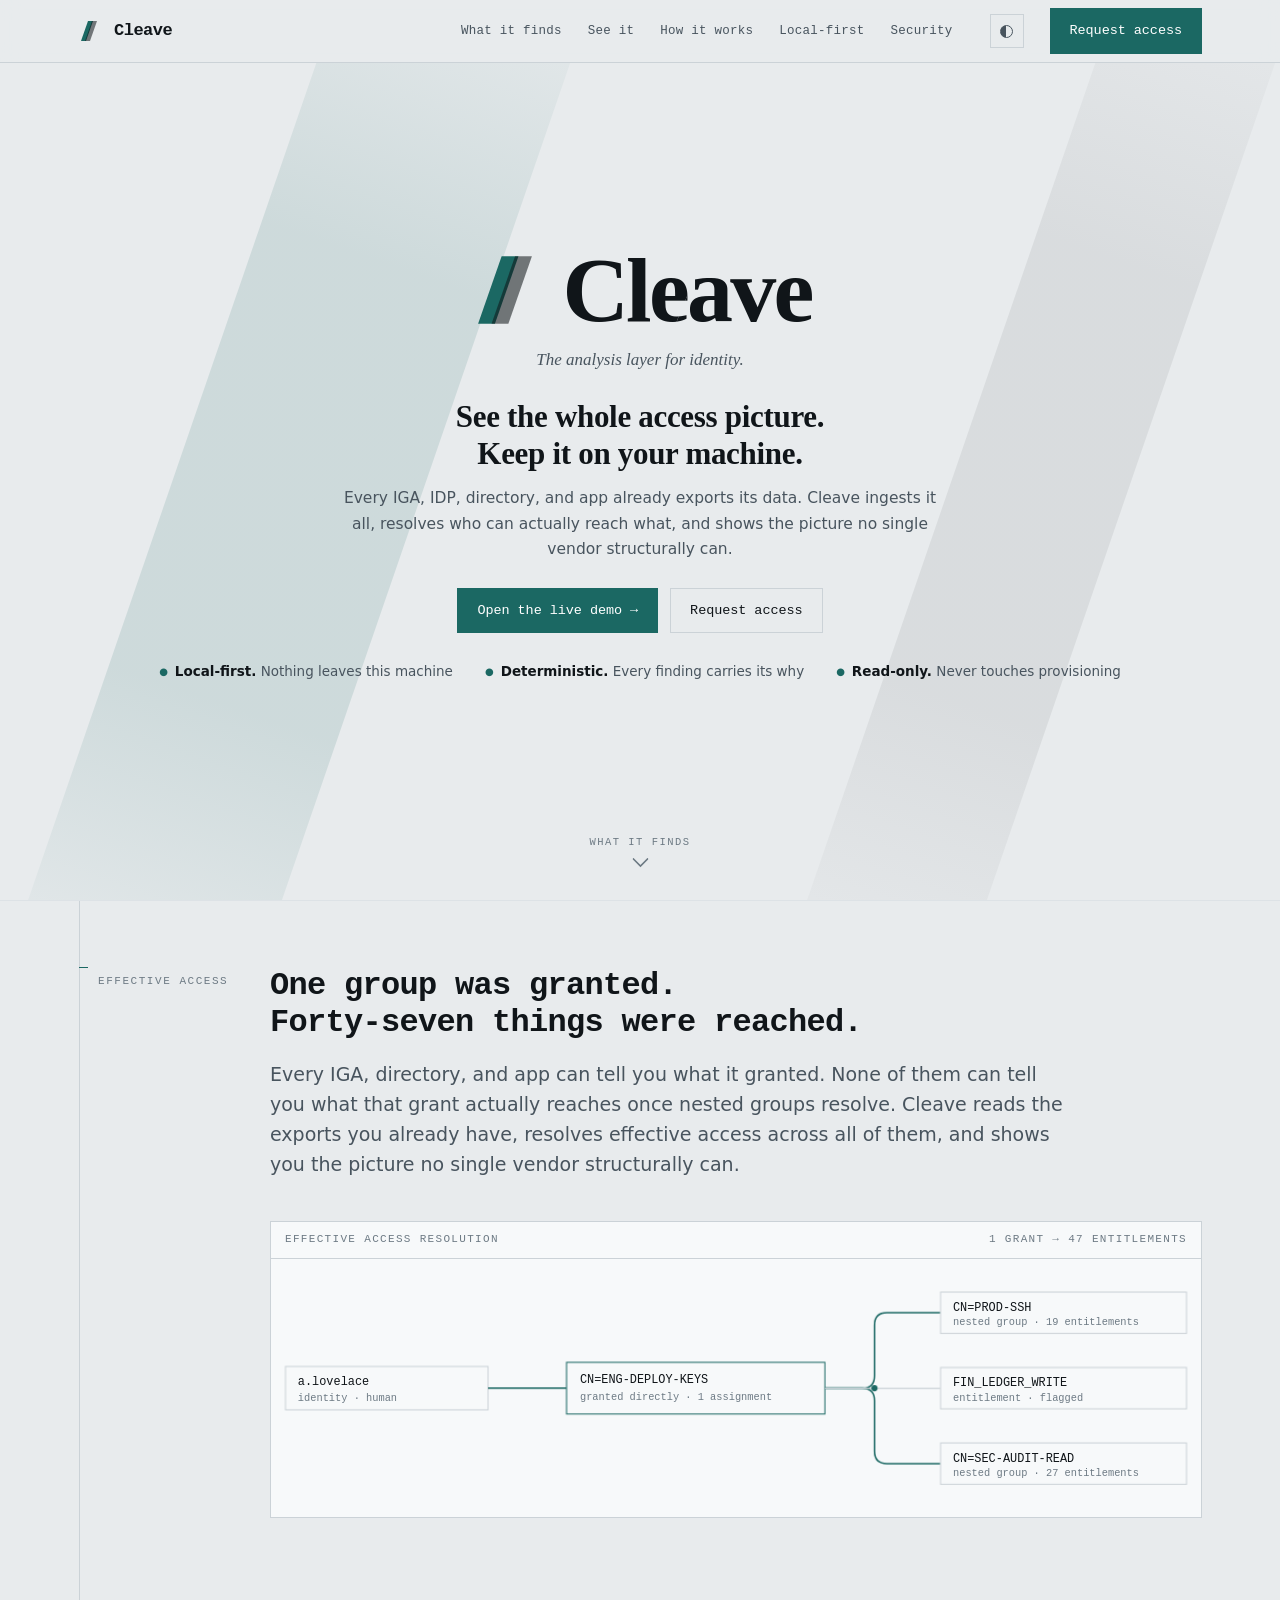
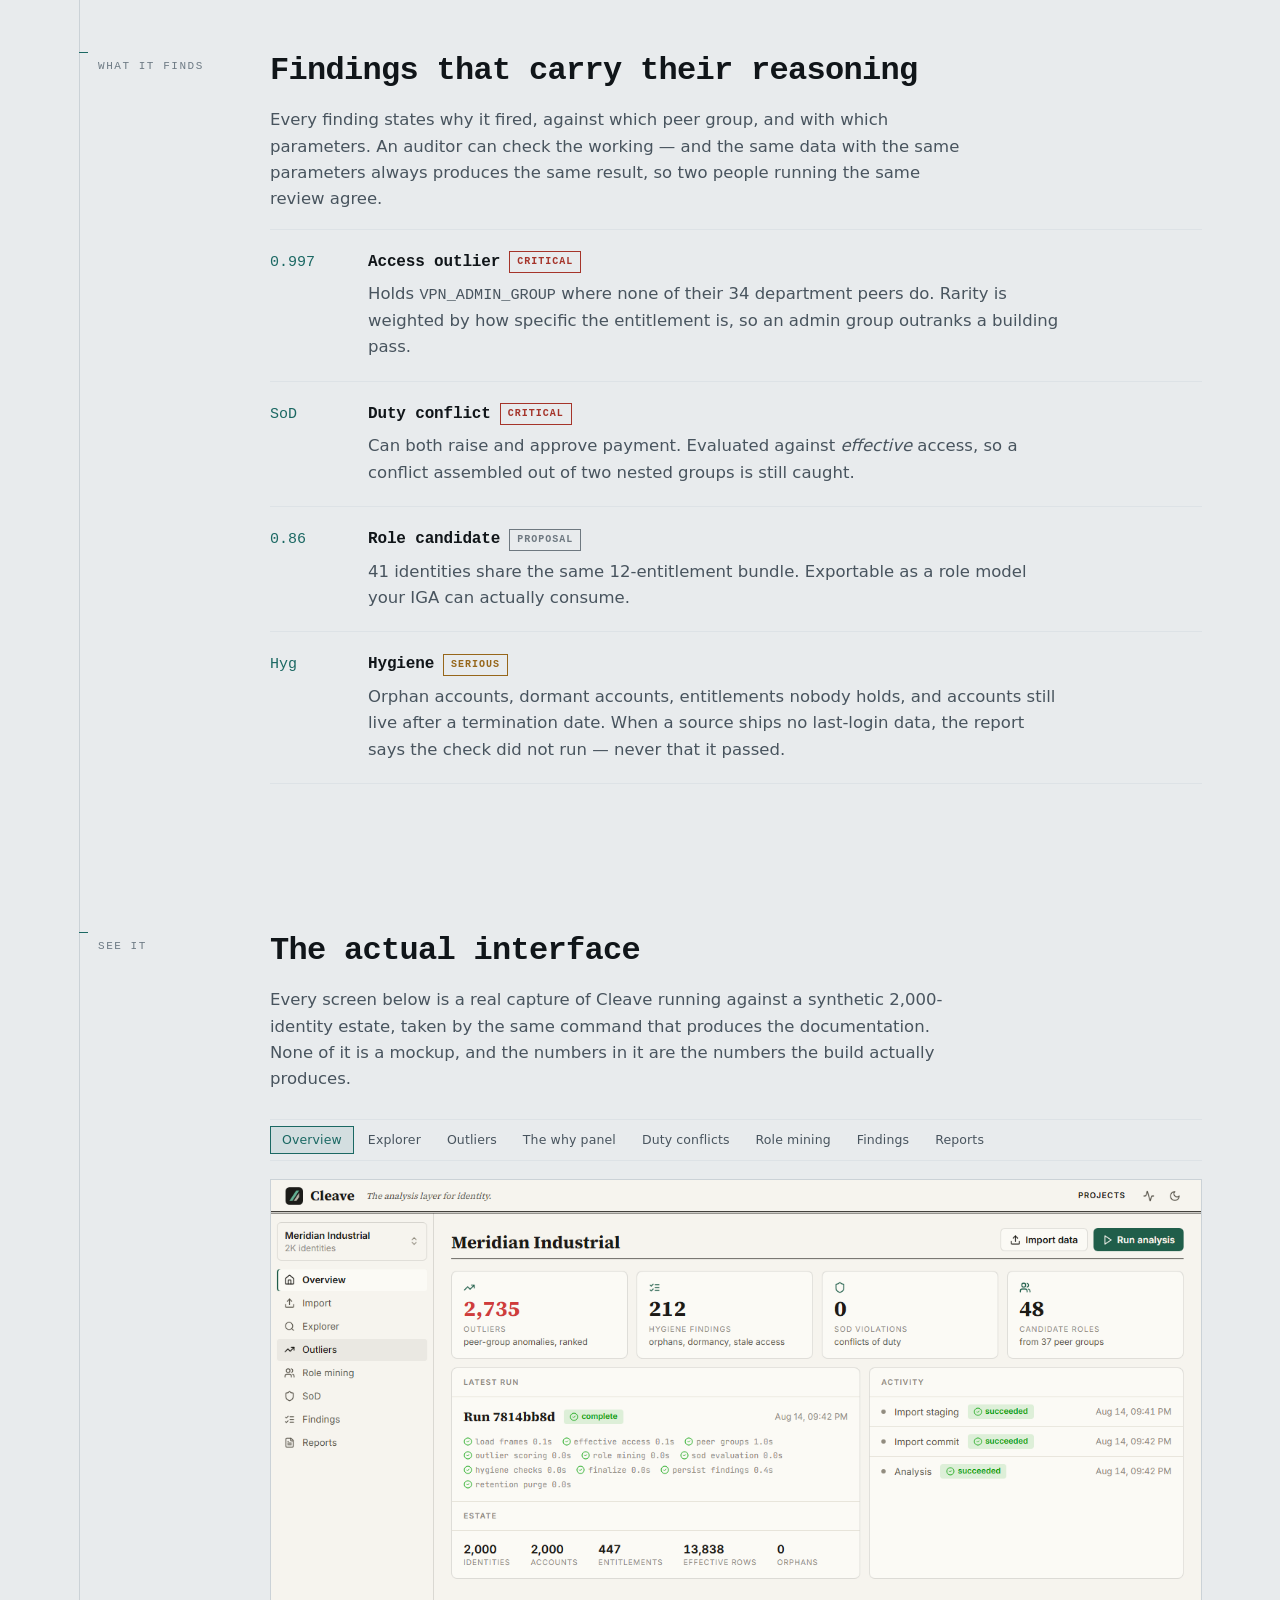
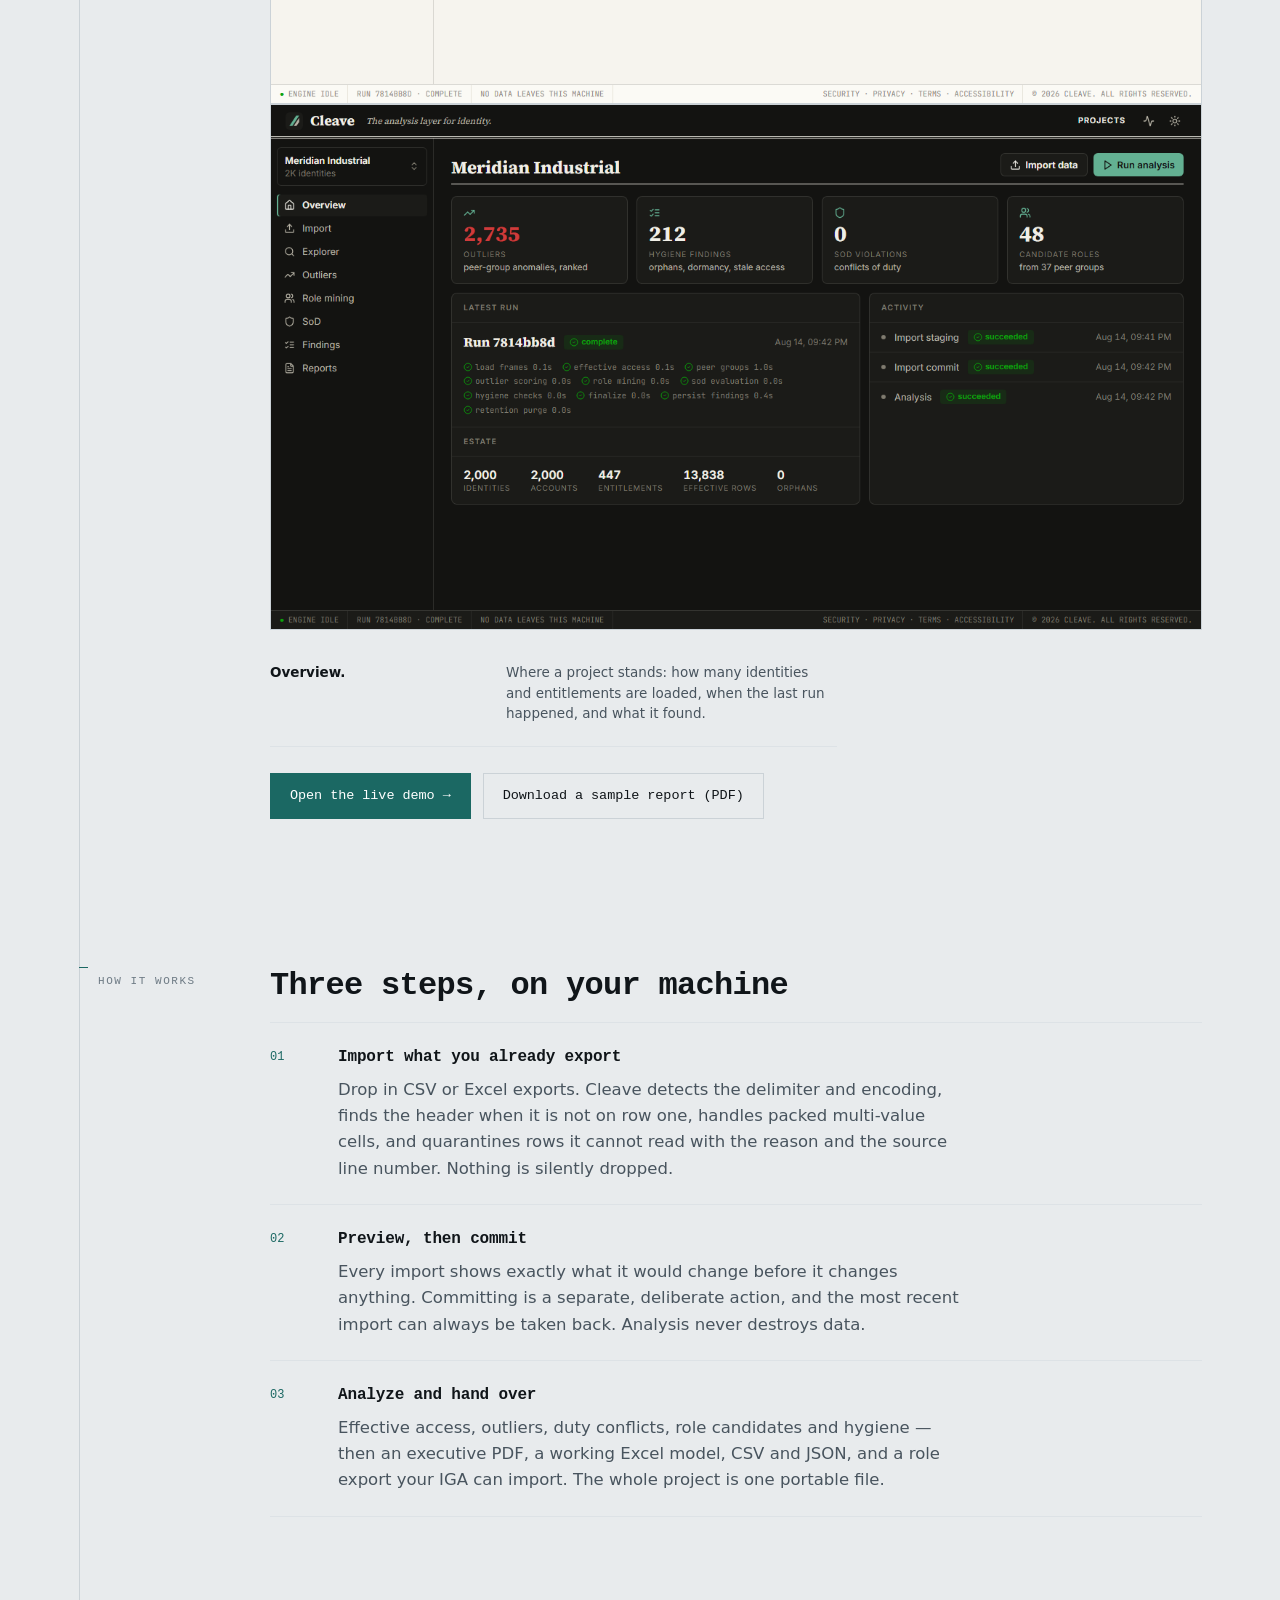
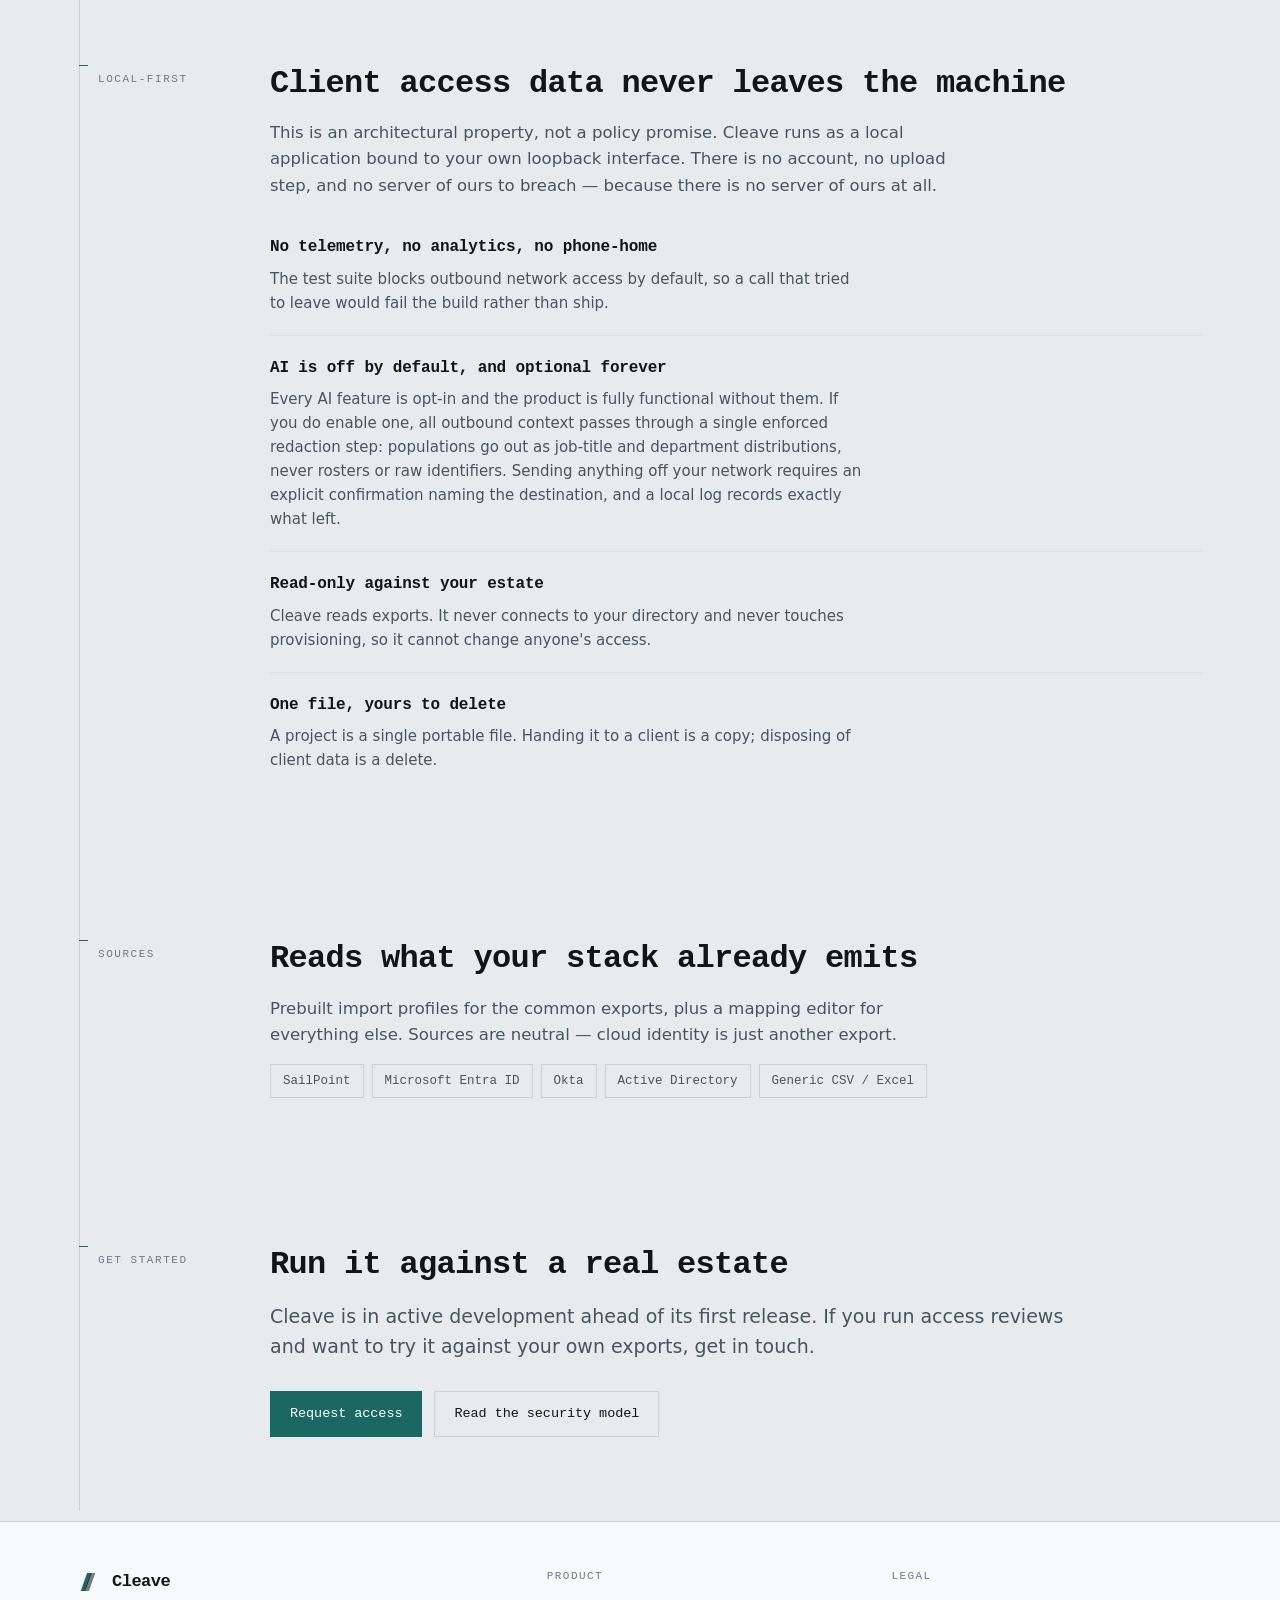
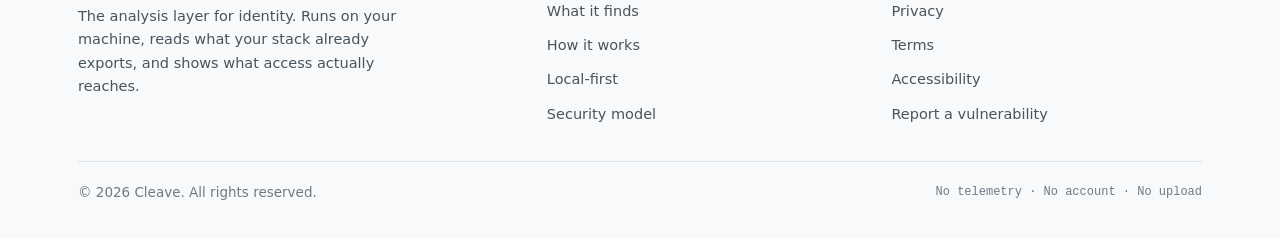
<file: site/index.html>
<!DOCTYPE html>
<html lang="en">
<head>
<meta charset="utf-8" />
<meta name="viewport" content="width=device-width, initial-scale=1" />
<title>Cleave — The analysis layer for identity</title>
<meta name="description" content="Cleave resolves effective access across the exports your IGA, directory and apps already produce — outliers, duty conflicts, role candidates and hygiene — entirely on your own machine." />
<meta name="theme-color" content="#0e1317" media="(prefers-color-scheme: dark)" />
<meta name="theme-color" content="#e8ebed" media="(prefers-color-scheme: light)" />
<meta name="color-scheme" content="light dark" />

<link rel="canonical" href="https://cleavehq.com/" />
<meta property="og:type" content="website" />
<meta property="og:url" content="https://cleavehq.com/" />
<meta property="og:title" content="Cleave — The analysis layer for identity" />
<meta property="og:description" content="See the whole access picture. Keep it on your machine. Cleave resolves what a grant actually reaches once nested groups resolve, across every export your stack already produces." />
<meta property="og:image" content="https://cleavehq.com/og.png" />
<meta property="og:image:width" content="1200" />
<meta property="og:image:height" content="630" />
<meta property="og:image:alt" content="Cleave. The analysis layer for identity. See the whole access picture. Keep it on your machine." />
<meta name="twitter:card" content="summary_large_image" />
<meta name="twitter:image" content="https://cleavehq.com/og.png" />

<link rel="icon" href="data:image/svg+xml,%3Csvg xmlns='http://www.w3.org/2000/svg' viewBox='0 0 22 22'%3E%3Cpath fill='%231b6863' d='M10 1 L3 21 L8 21 L15 1 Z'/%3E%3Cpath fill='%23101519' opacity='.55' d='M14 1 L19 1 L12 21 L7 21 Z'/%3E%3C/svg%3E" />

<style>
  /* minimal reset — the artifact host provides one; a standalone page must not assume it */
  *, *::before, *::after { box-sizing: border-box; }
  html { -webkit-text-size-adjust: 100%; }
  body { margin: 0; }
  img, svg { display: block; max-width: 100%; }
  button, input, select, textarea { font: inherit; color: inherit; }
  h1, h2, h3, p, figure, ul { margin: 0; }
  ul { padding: 0; }
</style>
</head>
<body>
<style>
  /* ============================================================
     FAULT — design tokens
     Neutrals carry a blue-green bias toward the verdigris accent.
     Severity hues (critical/serious) are semantic and deliberately
     kept out of the accent family so they never read as branding.
     ============================================================ */
  :root {
    --ink:        #101519;
    --ink-2:      #48545e;
    --ink-3:      #6d7a84;
    --ground:     #e8ebed;
    --surface:    #f7f9fa;
    --rule:       #cbd2d7;
    --rule-soft:  #dde2e6;
    --accent:     #1b6863;
    --accent-ink: #ffffff;
    --accent-dim: #1b686319;
    --crit:       #a5342a;
    --warn:       #96661a;
    --calm:       #6e7880;

    --mono: ui-monospace, "SF Mono", SFMono-Regular, "JetBrains Mono",
            "Cascadia Mono", Menlo, Consolas, "Liberation Mono", monospace;
    --sans: "Segoe UI", system-ui, -apple-system, "Helvetica Neue", Arial,
            sans-serif;
    --serif: Georgia, "Iowan Old Style", "Times New Roman", serif;

    --gutter: 190px;
    --measure: 66ch;
    --page: 1180px;
    /* masthead height, so the landing can fill exactly one viewport under it */
    --header-h: 62px;
  }

  @media (prefers-color-scheme: dark) {
    :root {
      --ink:        #e6eaed;
      --ink-2:      #9aa7b1;
      --ink-3:      #74828c;
      --ground:     #0e1317;
      --surface:    #161d23;
      --rule:       #29333b;
      --rule-soft:  #1e262c;
      --accent:     #46a79e;
      --accent-ink: #08100f;
      --accent-dim: #46a79e1f;
      --crit:       #e0685a;
      --warn:       #d9a040;
      --calm:       #8b96a0;
    }
  }

  /* The viewer's toggle must win over the OS preference in both
     directions, so both themes are restated at equal specificity. */
  :root[data-theme="light"] {
    --ink:        #101519;
    --ink-2:      #48545e;
    --ink-3:      #6d7a84;
    --ground:     #e8ebed;
    --surface:    #f7f9fa;
    --rule:       #cbd2d7;
    --rule-soft:  #dde2e6;
    --accent:     #1b6863;
    --accent-ink: #ffffff;
    --accent-dim: #1b686319;
    --crit:       #a5342a;
    --warn:       #96661a;
    --calm:       #6e7880;
  }

  :root[data-theme="dark"] {
    --ink:        #e6eaed;
    --ink-2:      #9aa7b1;
    --ink-3:      #74828c;
    --ground:     #0e1317;
    --surface:    #161d23;
    --rule:       #29333b;
    --rule-soft:  #1e262c;
    --accent:     #46a79e;
    --accent-ink: #08100f;
    --accent-dim: #46a79e1f;
    --crit:       #e0685a;
    --warn:       #d9a040;
    --calm:       #8b96a0;
  }

  /* ---------- base ---------- */
  .cl-root {
    background: var(--ground);
    color: var(--ink);
    font-family: var(--sans);
    font-size: 16.5px;
    line-height: 1.6;
    -webkit-font-smoothing: antialiased;
    overflow-x: hidden;
  }
  .cl-root *:focus-visible {
    outline: 2px solid var(--accent);
    outline-offset: 3px;
    border-radius: 1px;
  }
  .cl-skip {
    position: absolute;
    left: -9999px;
    top: 0;
    background: var(--accent);
    color: var(--accent-ink);
    padding: 10px 16px;
    z-index: 100;
    font-family: var(--mono);
    font-size: 13px;
  }
  .cl-skip:focus { left: 8px; top: 8px; }

  .cl-wrap {
    max-width: var(--page);
    margin: 0 auto;
    padding: 0 28px;
  }

  /* ---------- the fault line ----------
     One hairline gutter runs the length of the page. Section labels
     hang in it; content sits to its right. This is the page's only
     structural device — no cards, no boxes. */
  .cl-fault {
    display: grid;
    grid-template-columns: var(--gutter) minmax(0, 1fr);
    border-left: 1px solid var(--rule);
    margin-left: 1px;
  }
  .cl-label {
    grid-column: 1;
    font-family: var(--mono);
    font-size: 11px;
    letter-spacing: 0.14em;
    text-transform: uppercase;
    color: var(--ink-3);
    padding: 6px 0 0 18px;
    position: relative;
  }
  .cl-label::before {
    content: "";
    position: absolute;
    left: -1px;
    top: 0;
    width: 9px;
    height: 1px;
    background: var(--accent);
  }
  .cl-body { grid-column: 2; min-width: 0; }

  @media (max-width: 860px) {
    .cl-fault { grid-template-columns: 1fr; }
    .cl-label { grid-column: 1; padding: 0 0 12px 18px; }
    .cl-body  { grid-column: 1; padding-left: 18px; }
  }

  .cl-section { padding: 74px 0; border-bottom: 1px solid var(--rule-soft); }
  .cl-section:last-of-type { border-bottom: 0; }

  /* ---------- type ---------- */
  .cl-h1 {
    font-family: var(--mono);
    font-size: clamp(34px, 5.4vw, 62px);
    line-height: 1.04;
    letter-spacing: -0.035em;
    font-weight: 600;
    margin: 0 0 22px;
    text-wrap: balance;
  }
  .cl-h2 {
    font-family: var(--mono);
    font-size: clamp(23px, 2.9vw, 32px);
    line-height: 1.16;
    letter-spacing: -0.022em;
    font-weight: 600;
    margin: 0 0 18px;
    text-wrap: balance;
  }
  .cl-h3 {
    font-family: var(--mono);
    font-size: 16px;
    letter-spacing: -0.01em;
    font-weight: 600;
    margin: 0 0 6px;
  }
  .cl-lede {
    font-size: 19px;
    line-height: 1.58;
    color: var(--ink-2);
    max-width: var(--measure);
    margin: 0 0 30px;
  }
  .cl-p {
    max-width: var(--measure);
    margin: 0 0 16px;
    color: var(--ink-2);
  }
  .cl-p strong { color: var(--ink); font-weight: 600; }
  .cl-mono { font-family: var(--mono); font-size: 0.92em; }
  .cl-accent { color: var(--accent); }

  /* ---------- header ---------- */
  .cl-header {
    position: sticky;
    top: 0;
    z-index: 40;
    background: color-mix(in oklab, var(--ground) 88%, transparent);
    backdrop-filter: blur(10px);
    border-bottom: 1px solid var(--rule);
  }
  .cl-headerin {
    display: flex;
    align-items: center;
    gap: 26px;
    height: 62px;
  }
  .cl-brand {
    display: flex;
    align-items: center;
    gap: 14px;
    font-family: var(--mono);
    font-size: 17px;
    font-weight: 600;
    letter-spacing: -0.03em;
    color: var(--ink);
    text-decoration: none;
    margin-right: auto;
  }
  .cl-nav { display: flex; align-items: center; gap: 4px; }
  .cl-navlink {
    font-family: var(--mono);
    font-size: 12.5px;
    letter-spacing: 0.02em;
    color: var(--ink-2);
    text-decoration: none;
    padding: 7px 11px;
  }
  .cl-navlink:hover { color: var(--ink); background: var(--accent-dim); }

  /* Below the breakpoint the primary nav moves to its own scrollable row
     rather than disappearing — hiding it outright leaves those sections
     reachable only by scrolling to the footer. */
  .cl-navrow { display: none; }
  @media (max-width: 760px) {
    /* the section-nav row appears below the masthead at this width */
    :root { --header-h: 97px; }
    .cl-nav { display: none; }
    .cl-navrow {
      display: flex;
      gap: 2px;
      overflow-x: auto;
      border-top: 1px solid var(--rule-soft);
      padding: 4px 0;
      scrollbar-width: none;
    }
    .cl-navrow::-webkit-scrollbar { display: none; }
    .cl-navrow .cl-navlink { white-space: nowrap; }
  }

  /* ---------- the mark ----------
     Two forms sharing an edge: split apart, still joined. */
  .cl-mark { flex: none; display: block; }
  .cl-mark .a { fill: var(--accent); }
  .cl-mark .b { fill: var(--ink); opacity: 0.55; }

  /* ---------- buttons ---------- */
  .cl-btnrow { display: flex; flex-wrap: wrap; gap: 12px; align-items: center; }
  .cl-btn {
    display: inline-flex;
    align-items: center;
    gap: 8px;
    font-family: var(--mono);
    font-size: 13.5px;
    letter-spacing: -0.005em;
    padding: 11px 19px;
    text-decoration: none;
    border: 1px solid var(--accent);
    background: var(--accent);
    color: var(--accent-ink);
    cursor: pointer;
  }
  .cl-btn:hover { filter: brightness(1.08); }
  .cl-btn-ghost {
    background: transparent;
    color: var(--ink);
    border-color: var(--rule);
  }
  .cl-btn-ghost:hover { border-color: var(--accent); color: var(--accent); filter: none; }

  /* ---------- landing ----------
     Ported from the app's landing portal (design round L8, "monolith"):
     centred identity over the mark's own cleft geometry at architectural
     scale. The site and the app now open on the same face. */
  .cl-landing {
    position: relative;
    overflow: hidden;
    /* exactly one viewport under the masthead. svh, not vh, so mobile browser
       chrome does not push the scroll cue off screen. */
    min-height: calc(100svh - var(--header-h));
    display: flex;
    flex-direction: column;
    justify-content: center;
    padding: 56px 0 92px;
    border-bottom: 1px solid var(--rule-soft);
  }
  .cl-landing-in {
    position: relative;
    max-width: var(--page);
    margin: 0 auto;
    padding: 0 28px;
    display: flex;
    flex-direction: column;
    align-items: center;
    text-align: center;
  }
  /* scroll cue: the "there is more below" affordance */
  .cl-cue {
    position: absolute;
    left: 50%;
    bottom: 26px;
    transform: translateX(-50%);
    display: inline-flex;
    flex-direction: column;
    align-items: center;
    gap: 7px;
    font-family: var(--mono);
    font-size: 10.5px;
    letter-spacing: 0.14em;
    text-transform: uppercase;
    color: var(--ink-3);
    text-decoration: none;
    padding: 6px 10px;
  }
  .cl-cue:hover { color: var(--ink-2); }
  .cl-cue svg { animation: cl-cue-bob 2.4s ease-in-out infinite; }
  @keyframes cl-cue-bob {
    0%, 100% { transform: translateY(0); opacity: 0.75; }
    50%      { transform: translateY(4px); opacity: 1; }
  }
  .cl-cleft { position: absolute; inset: 0; overflow: hidden; pointer-events: none; }
  .cl-cleft span { position: absolute; top: -20%; height: 140%; transform: rotate(19deg); }
  .cl-cleft-a {
    left: 14%; width: 240px;
    background: linear-gradient(to bottom, transparent,
      color-mix(in oklab, var(--accent) 13%, transparent) 30%,
      color-mix(in oklab, var(--accent) 13%, transparent) 70%, transparent);
  }
  .cl-cleft-b {
    right: 12%; width: 170px;
    background: linear-gradient(to bottom, transparent,
      color-mix(in oklab, var(--ink) 7%, transparent) 30%,
      color-mix(in oklab, var(--ink) 7%, transparent) 70%, transparent);
  }
  .cl-identity {
    display: flex; align-items: center; justify-content: center;
    gap: 20px; margin-bottom: 10px;
  }
  .cl-mark-xl { flex: none; }
  .cl-wordmark {
    font-family: var(--serif);
    font-weight: 700;
    font-size: clamp(54px, 9vw, 92px);
    line-height: 1;
    letter-spacing: -0.03em;
  }
  .cl-tagline {
    font-family: var(--serif);
    font-style: italic;
    font-size: 17px;
    color: var(--ink-2);
    margin: 0 0 26px;
  }
  .cl-landing-h1 {
    font-family: var(--serif);
    font-weight: 700;
    font-size: clamp(25px, 3.3vw, 31px);
    line-height: 1.18;
    letter-spacing: -0.01em;
    max-width: 24ch;
    margin: 0 0 14px;
    text-wrap: balance;
  }
  .cl-landing-lede {
    font-size: 15.5px;
    line-height: 1.62;
    color: var(--ink-2);
    max-width: 62ch;
    margin: 0 0 26px;
  }
  .cl-claims {
    list-style: none;
    margin: 28px 0 0;
    padding: 0;
    display: flex;
    flex-wrap: wrap;
    justify-content: center;
    gap: 8px 32px;
    font-size: 13.5px;
    color: var(--ink-2);
  }
  .cl-claims b { color: var(--ink); font-weight: 600; }
  .cl-claims li::before {
    content: "\25CF";
    color: var(--accent);
    margin-right: 7px;
    font-size: 10px;
    vertical-align: 1px;
  }
  @media (max-width: 720px) {
    .cl-landing { padding: 40px 0 76px; }
    .cl-identity { gap: 13px; }
    .cl-cleft { display: none; }
    .cl-claims { gap: 6px 22px; }
  }

  /* ---------- the cleave animation ----------
     Ported from the app (lab round 3, option A). The mark holds still; the
     WORD is cleaved: a blade strikes along the mark's own cleft angle, the
     halves part the way the wedges sit, and the word closes again. Plays on
     load and on hover. */
  .cleave-dw { position: relative; display: inline-block; }
  .cleave-dw .cleave-spacer { visibility: hidden; }
  .cleave-dw .cleave-piece { position: absolute; inset: 0; }
  .cleave-dw .cleave-pl { clip-path: polygon(-2% -10%, 60% -10%, 42% 110%, -2% 110%); }
  .cleave-dw .cleave-pr { clip-path: polygon(60% -10%, 103% -10%, 103% 110%, 42% 110%); }
  .cleave-dw .cleave-blade {
    position: absolute;
    top: -14%;
    bottom: -14%;
    left: 50%;
    width: 1.5px;
    background: var(--accent);
    transform: rotate(19deg) scaleY(0);
    transform-origin: center;
    pointer-events: none;
  }
  .cleave-dw.go .cleave-blade { animation: cleaveA-blade 0.95s cubic-bezier(0.55, 0, 0.25, 1) both; }
  .cleave-dw.go .cleave-pl    { animation: cleaveA-l     0.95s cubic-bezier(0.55, 0, 0.25, 1) both; }
  .cleave-dw.go .cleave-pr    { animation: cleaveA-r     0.95s cubic-bezier(0.55, 0, 0.25, 1) both; }
  @keyframes cleaveA-blade {
    0%        { transform: rotate(19deg) scaleY(0); opacity: 1; }
    22%       { transform: rotate(19deg) scaleY(1); opacity: 1; }
    55%       { opacity: 1; }
    80%, 100% { opacity: 0; }
  }
  @keyframes cleaveA-l {
    0%, 20% { transform: none; }
    42%     { transform: translate(-0.1em, -0.07em); }
    62%     { transform: translate(-0.1em, -0.07em); }
    100%    { transform: none; }
  }
  @keyframes cleaveA-r {
    0%, 20% { transform: none; }
    42%     { transform: translate(0.1em, 0.07em); }
    62%     { transform: translate(0.1em, 0.07em); }
    100%    { transform: none; }
  }
  @media (prefers-reduced-motion: reduce) {
    .cleave-dw .cleave-piece,
    .cleave-dw .cleave-blade { animation: none !important; }
    .cl-cue svg { animation: none; }
  }

  /* ---------- hero graphic ---------- */
  .cl-hero { padding: 66px 0 60px; }
  .cl-resolve {
    margin-top: 42px;
    border: 1px solid var(--rule);
    background: var(--surface);
    overflow-x: auto;
  }
  .cl-resolve-head {
    display: flex;
    align-items: center;
    justify-content: space-between;
    gap: 16px;
    padding: 9px 14px;
    border-bottom: 1px solid var(--rule);
    font-family: var(--mono);
    font-size: 11px;
    letter-spacing: 0.12em;
    text-transform: uppercase;
    color: var(--ink-3);
  }
  .cl-svg { display: block; width: 100%; min-width: 660px; height: auto; }
  .cl-svg .edge {
    fill: none;
    stroke: var(--rule);
    stroke-width: 1.25;
  }
  .cl-svg .edge-live { stroke: var(--accent); stroke-width: 1.5; }
  .cl-svg .node-l { font-family: var(--mono); font-size: 11.5px; fill: var(--ink); }
  .cl-svg .node-s { font-family: var(--mono); font-size: 10px; fill: var(--ink-3); }
  .cl-svg .chip { fill: var(--surface); stroke: var(--rule); }
  .cl-svg .chip-live { stroke: var(--accent); }
  .cl-svg .dot { fill: var(--accent); }

  /* orchestrated one-shot reveal */
  .cl-svg .reveal {
    stroke-dasharray: 240;
    stroke-dashoffset: 240;
    animation: cl-draw 0.75s ease-out forwards;
  }
  .cl-svg .fade { opacity: 0; animation: cl-fade 0.45s ease-out forwards; }
  @keyframes cl-draw { to { stroke-dashoffset: 0; } }
  @keyframes cl-fade { to { opacity: 1; } }

  @media (prefers-reduced-motion: reduce) {
    .cl-svg .reveal, .cl-svg .fade {
      animation: none;
      stroke-dashoffset: 0;
      opacity: 1;
    }
  }

  /* ---------- finding rows ---------- */
  .cl-rows { border-top: 1px solid var(--rule-soft); }
  .cl-row {
    display: grid;
    grid-template-columns: 78px minmax(0, 1fr);
    gap: 20px;
    padding: 20px 0;
    border-bottom: 1px solid var(--rule-soft);
    align-items: start;
  }
  .cl-score {
    font-family: var(--mono);
    font-size: 15px;
    font-variant-numeric: tabular-nums;
    color: var(--accent);
    padding-top: 1px;
  }
  .cl-sev {
    display: inline-block;
    font-family: var(--mono);
    font-size: 10px;
    letter-spacing: 0.1em;
    text-transform: uppercase;
    padding: 2px 7px;
    border: 1px solid currentColor;
    margin-left: 9px;
    vertical-align: 1.5px;
  }
  .cl-sev-c { color: var(--crit); }
  .cl-sev-s { color: var(--warn); }
  .cl-sev-m { color: var(--calm); }
  @media (max-width: 560px) {
    .cl-row { grid-template-columns: 1fr; gap: 6px; }
  }

  /* ---------- capability list ---------- */
  .cl-caps { display: grid; gap: 0; border-top: 1px solid var(--rule-soft); }
  .cl-cap {
    display: grid;
    grid-template-columns: 210px minmax(0, 1fr);
    gap: 26px;
    padding: 22px 0;
    border-bottom: 1px solid var(--rule-soft);
  }
  .cl-cap p { margin: 0; color: var(--ink-2); max-width: 60ch; }
  @media (max-width: 700px) {
    .cl-cap { grid-template-columns: 1fr; gap: 6px; }
  }

  /* ---------- steps (a real sequence, so numbered) ---------- */
  .cl-steps { display: grid; gap: 0; border-top: 1px solid var(--rule-soft); }
  .cl-step {
    display: grid;
    grid-template-columns: 46px minmax(0, 1fr);
    gap: 22px;
    padding: 22px 0;
    border-bottom: 1px solid var(--rule-soft);
  }
  .cl-num {
    font-family: var(--mono);
    font-size: 12px;
    color: var(--accent);
    font-variant-numeric: tabular-nums;
    padding-top: 3px;
  }
  .cl-step p { margin: 0; color: var(--ink-2); max-width: 60ch; }

  /* ---------- guarantee panel ---------- */
  .cl-guards { display: grid; gap: 1px; background: var(--rule-soft); margin-top: 8px; }
  .cl-guard { background: var(--ground); padding: 20px 22px 20px 0; }
  .cl-guard p { margin: 6px 0 0; color: var(--ink-2); max-width: 62ch; font-size: 15px; }

  /* ---------- sources ---------- */
  .cl-src { display: flex; flex-wrap: wrap; gap: 8px; margin-top: 6px; }
  .cl-chip {
    font-family: var(--mono);
    font-size: 12.5px;
    padding: 6px 12px;
    border: 1px solid var(--rule);
    color: var(--ink-2);
  }

  /* ---------- footer ---------- */
  .cl-footer {
    border-top: 1px solid var(--rule);
    background: var(--surface);
    padding: 46px 0 34px;
    margin-top: 10px;
  }
  .cl-footgrid {
    display: grid;
    grid-template-columns: 1.4fr 1fr 1fr;
    gap: 34px;
  }
  @media (max-width: 760px) { .cl-footgrid { grid-template-columns: 1fr; } }
  .cl-foothead {
    font-family: var(--mono);
    font-size: 11px;
    letter-spacing: 0.13em;
    text-transform: uppercase;
    color: var(--ink-3);
    margin: 0 0 12px;
  }
  .cl-footlist { list-style: none; padding: 0; margin: 0; display: grid; gap: 8px; }
  .cl-footlink { color: var(--ink-2); text-decoration: none; font-size: 14.5px; }
  .cl-footlink:hover { color: var(--accent); text-decoration: underline; }
  .cl-footbase {
    margin-top: 34px;
    padding-top: 20px;
    border-top: 1px solid var(--rule-soft);
    display: flex;
    flex-wrap: wrap;
    gap: 14px;
    align-items: center;
    justify-content: space-between;
    font-size: 13.5px;
    color: var(--ink-3);
  }

  /* ---------- legal / document pages ---------- */
  .cl-doc { padding: 56px 0 20px; }
  .cl-doc .cl-h1 { font-size: clamp(28px, 3.6vw, 42px); }
  .cl-doctext { font-family: var(--serif); font-size: 17.5px; line-height: 1.72; }
  .cl-doctext p { max-width: 68ch; color: var(--ink-2); margin: 0 0 18px; }
  .cl-doctext h2 {
    font-family: var(--mono);
    font-size: 15px;
    letter-spacing: 0.02em;
    color: var(--ink);
    margin: 34px 0 12px;
    padding-top: 16px;
    border-top: 1px solid var(--rule-soft);
  }
  .cl-doctext ul { max-width: 68ch; color: var(--ink-2); padding-left: 22px; margin: 0 0 18px; }
  .cl-doctext li { margin-bottom: 8px; }
  .cl-doctext a { color: var(--accent); }
  .cl-note {
    font-family: var(--sans);
    font-size: 14px;
    border: 1px solid var(--warn);
    color: var(--ink-2);
    padding: 13px 16px;
    margin: 0 0 30px;
    max-width: 68ch;
  }
  .cl-note strong { color: var(--warn); }
  .cl-updated {
    font-family: var(--mono);
    font-size: 11.5px;
    letter-spacing: 0.08em;
    text-transform: uppercase;
    color: var(--ink-3);
    margin: 0 0 26px;
  }

  /* ---------- theme toggle (standalone only — the artifact host has its own) ---------- */
  .cl-theme {
    flex: none;
    width: 34px;
    height: 34px;
    display: grid;
    place-items: center;
    background: transparent;
    border: 1px solid var(--rule);
    color: var(--ink-2);
    cursor: pointer;
  }
  .cl-theme:hover { border-color: var(--accent); color: var(--accent); }
  .cl-theme-icon {
    width: 13px;
    height: 13px;
    border-radius: 50%;
    border: 1.5px solid currentColor;
    /* half-filled: the same split the mark uses */
    background: linear-gradient(90deg, currentColor 50%, transparent 50%);
  }
  .cl-sr {
    position: absolute;
    width: 1px; height: 1px;
    padding: 0; margin: -1px;
    overflow: hidden;
    clip: rect(0 0 0 0);
    white-space: nowrap;
    border: 0;
  }

  .cl-hide { display: none; }

  /* ---------- the screen tour ----------
     Real captures, not mockups: `nox -s shots` regenerates them from the
     sample project, so what a visitor sees is what the build produces.
     Without JavaScript every figure simply stacks; the picker is revealed
     only once the controller has upgraded it, so nothing is ever a dead
     control. */
  .cl-tour { margin: 26px 0 0; }
  .cl-tourpick {
    display: none;
    gap: 2px;
    flex-wrap: wrap;
    border-top: 1px solid var(--rule-soft);
    border-bottom: 1px solid var(--rule-soft);
    padding: 6px 0;
    margin: 0 0 18px;
  }
  .cl-tour-on .cl-tourpick { display: flex; }
  .cl-tourbtn {
    appearance: none;
    background: none;
    border: 1px solid transparent;
    color: var(--ink-2);
    font: 500 12.5px/1 var(--sans);
    letter-spacing: 0.01em;
    padding: 7px 11px;
    cursor: pointer;
  }
  .cl-tourbtn:hover { color: var(--ink); border-color: var(--rule); }
  .cl-tourbtn[aria-selected="true"] {
    color: var(--accent);
    border-color: var(--accent);
    background: var(--accent-dim);
  }
  .cl-tourbtn:focus-visible { outline: 2px solid var(--accent); outline-offset: 1px; }

  .cl-shot { margin: 0 0 30px; }
  .cl-tour-on .cl-shot { display: none; margin-bottom: 0; }
  .cl-tour-on .cl-shot.is-on { display: block; }
  .cl-shot img {
    display: block;
    width: 100%;
    height: auto;
    border: 1px solid var(--rule);
    background: var(--surface);
  }
  .cl-cap {
    font: 400 13.5px/1.55 var(--sans);
    color: var(--ink-2);
    margin: 10px 0 0;
    max-width: var(--measure);
  }
  .cl-cap b { color: var(--ink); font-weight: 600; }

  /* The capture exists in both themes, so the page shows the one the reader
     is actually in. Same three-block shape as the colour tokens above: the
     site's own toggle has to win over the OS preference in both directions. */
  .cl-shot-l { }
  .cl-shot-d { display: none; }
  @media (prefers-color-scheme: dark) {
    :root:not([data-theme="light"]) .cl-shot-l { display: none; }
    :root:not([data-theme="light"]) .cl-shot-d { display: block; }
  }
  :root[data-theme="dark"] .cl-shot-l { display: none; }
  :root[data-theme="dark"] .cl-shot-d { display: block; }
  :root[data-theme="light"] .cl-shot-l { display: block; }
  :root[data-theme="light"] .cl-shot-d { display: none; }

</style>

<div class="cl-root">
  <a class="cl-skip" href="#main">Skip to content</a>

  <header class="cl-header">
    <div class="cl-wrap cl-headerin">
      <a class="cl-brand" href="#/" data-route>
        <svg class="cl-mark" width="22" height="22" viewBox="0 0 22 22" aria-hidden="true">
          <path class="a" d="M10 1 L3 21 L8 21 L15 1 Z" />
          <path class="b" d="M14 1 L19 1 L12 21 L7 21 Z" />
        </svg>
        Cleave
      </a>
      <nav class="cl-nav" aria-label="Primary">
        <a class="cl-navlink" href="#findings">What it finds</a>
        <a class="cl-navlink" href="#see">See it</a>
        <a class="cl-navlink" href="#how">How it works</a>
        <a class="cl-navlink" href="#local">Local-first</a>
        <a class="cl-navlink" href="#/security" data-route>Security</a>
      </nav>
      <button class="cl-theme" type="button" id="cl-theme" aria-pressed="false">
        <span class="cl-theme-icon" aria-hidden="true"></span>
        <span class="cl-sr">Switch to dark theme</span>
      </button>
      <a class="cl-btn" href="mailto:hello@cleavehq.com?subject=Cleave%20early%20access">Request access</a>
    </div>
    <div class="cl-wrap">
      <nav class="cl-navrow" aria-label="Sections">
        <a class="cl-navlink" href="#findings">What it finds</a>
        <a class="cl-navlink" href="#see">See it</a>
        <a class="cl-navlink" href="#how">How it works</a>
        <a class="cl-navlink" href="#local">Local-first</a>
        <a class="cl-navlink" href="#/security" data-route>Security</a>
      </nav>
    </div>
  </header>

  <main id="main">
    <!-- ==================== HOME ==================== -->
    <div id="page-home">
      <section class="cl-landing" aria-labelledby="cl-landing-h1">
        <div class="cl-cleft" aria-hidden="true">
          <span class="cl-cleft-a"></span>
          <span class="cl-cleft-b"></span>
        </div>
        <div class="cl-landing-in">
          <div class="cl-identity">
            <svg class="cl-mark cl-mark-xl" width="74" height="74" viewBox="0 0 22 22" aria-hidden="true">
              <path class="a" d="M10 1 L3 21 L8 21 L15 1 Z" />
              <path class="b" d="M14 1 L19 1 L12 21 L7 21 Z" />
            </svg>
            <span class="cl-wordmark cleave-dw" data-cleave aria-label="Cleave">
              <span class="cleave-spacer">Cleave</span>
              <span class="cleave-piece cleave-pl" aria-hidden="true">Cleave</span>
              <span class="cleave-piece cleave-pr" aria-hidden="true">Cleave</span>
              <span class="cleave-blade" aria-hidden="true"></span>
            </span>
          </div>
          <p class="cl-tagline">The analysis layer for identity.</p>
          <h1 class="cl-landing-h1" id="cl-landing-h1">
            See the whole access picture. Keep it on your machine.
          </h1>
          <p class="cl-landing-lede">
            Every IGA, IDP, directory, and app already exports its data. Cleave
            ingests it all, resolves who can actually reach what, and shows the
            picture no single vendor structurally can.
          </p>
          <div class="cl-btnrow">
            <a class="cl-btn" href="/demo/">Open the live demo &rarr;</a>
            <a class="cl-btn cl-btn-ghost" href="mailto:hello@cleavehq.com?subject=Cleave%20early%20access">Request access</a>
          </div>
          <ul class="cl-claims">
            <li><b>Local-first.</b> Nothing leaves this machine</li>
            <li><b>Deterministic.</b> Every finding carries its why</li>
            <li><b>Read-only.</b> Never touches provisioning</li>
          </ul>
        </div>
        <a class="cl-cue" href="#effective">
          <span>What it finds</span>
          <svg width="16" height="10" viewBox="0 0 16 10" aria-hidden="true" fill="none">
            <path d="M1 1 L8 8 L15 1" stroke="currentColor" stroke-width="1.6"
                  stroke-linecap="square" />
          </svg>
        </a>
      </section>

      <div class="cl-wrap">
        <section class="cl-hero cl-fault" id="effective">
          <div class="cl-label">Effective access</div>
          <div class="cl-body">
            <h2 class="cl-h2">One group was granted.<br />Forty-seven things were reached.</h2>
            <p class="cl-lede">
              Every IGA, directory, and app can tell you what it granted. None of
              them can tell you what that grant actually reaches once nested
              groups resolve. Cleave reads the exports you already have, resolves
              effective access across all of them, and shows you the picture no
              single vendor structurally can.
            </p>

            <figure class="cl-resolve">
              <figcaption class="cl-resolve-head">
                <span>Effective access resolution</span>
                <span>1 grant &rarr; 47 entitlements</span>
              </figcaption>
              <svg class="cl-svg" viewBox="0 0 900 250" role="img"
                   aria-label="Diagram: one identity is granted a single directory group. That group nests two further groups, which together resolve to forty-seven entitlements the identity can actually reach.">
                <!-- granted -->
                <rect class="chip fade" x="14" y="104" width="196" height="42" style="animation-delay:.05s" />
                <text class="node-l fade" x="26" y="122" style="animation-delay:.1s">a.lovelace</text>
                <text class="node-s fade" x="26" y="137" style="animation-delay:.1s">identity &middot; human</text>

                <path class="edge edge-live reveal" d="M210 125 H286" style="animation-delay:.25s" />

                <rect class="chip chip-live fade" x="286" y="100" width="250" height="50" style="animation-delay:.35s" />
                <text class="node-l fade" x="299" y="120" style="animation-delay:.4s">CN=ENG-DEPLOY-KEYS</text>
                <text class="node-s fade" x="299" y="136" style="animation-delay:.4s">granted directly &middot; 1 assignment</text>

                <!-- fork: the cleave -->
                <path class="edge edge-live reveal" d="M536 125 H572 Q584 125 584 113 V64 Q584 52 596 52 H648" style="animation-delay:.6s" />
                <path class="edge edge-live reveal" d="M536 125 H572 Q584 125 584 137 V186 Q584 198 596 198 H648" style="animation-delay:.6s" />
                <path class="edge reveal" d="M536 125 H648" style="animation-delay:.7s" />

                <rect class="chip fade" x="648" y="32" width="238" height="40" style="animation-delay:.95s" />
                <text class="node-l fade" x="660" y="50" style="animation-delay:1s">CN=PROD-SSH</text>
                <text class="node-s fade" x="660" y="64" style="animation-delay:1s">nested group &middot; 19 entitlements</text>

                <rect class="chip fade" x="648" y="105" width="238" height="40" style="animation-delay:1.05s" />
                <text class="node-l fade" x="660" y="123" style="animation-delay:1.1s">FIN_LEDGER_WRITE</text>
                <text class="node-s fade" x="660" y="137" style="animation-delay:1.1s">entitlement &middot; flagged</text>

                <rect class="chip fade" x="648" y="178" width="238" height="40" style="animation-delay:1.15s" />
                <text class="node-l fade" x="660" y="196" style="animation-delay:1.2s">CN=SEC-AUDIT-READ</text>
                <text class="node-s fade" x="660" y="210" style="animation-delay:1.2s">nested group &middot; 27 entitlements</text>

                <circle class="dot fade" cx="584" cy="125" r="3" style="animation-delay:.85s" />
              </svg>
            </figure>
          </div>
        </section>
      </div>

      <div class="cl-wrap">
        <section class="cl-section cl-fault" id="findings">
          <div class="cl-label">What it finds</div>
          <div class="cl-body">
            <h2 class="cl-h2">Findings that carry their reasoning</h2>
            <p class="cl-p">
              Every finding states why it fired, against which peer group, and
              with which parameters. An auditor can check the working — and the
              same data with the same parameters always produces the same result,
              so two people running the same review agree.
            </p>

            <div class="cl-rows" role="list">
              <div class="cl-row" role="listitem">
                <div class="cl-score">0.997</div>
                <div>
                  <h3 class="cl-h3">Access outlier<span class="cl-sev cl-sev-c">Critical</span></h3>
                  <p class="cl-p" style="margin:4px 0 0">
                    Holds <span class="cl-mono">VPN_ADMIN_GROUP</span> where none
                    of their 34 department peers do. Rarity is weighted by how
                    specific the entitlement is, so an admin group outranks a
                    building pass.
                  </p>
                </div>
              </div>
              <div class="cl-row" role="listitem">
                <div class="cl-score">SoD</div>
                <div>
                  <h3 class="cl-h3">Duty conflict<span class="cl-sev cl-sev-c">Critical</span></h3>
                  <p class="cl-p" style="margin:4px 0 0">
                    Can both raise and approve payment. Evaluated against
                    <em>effective</em> access, so a conflict assembled out of two
                    nested groups is still caught.
                  </p>
                </div>
              </div>
              <div class="cl-row" role="listitem">
                <div class="cl-score">0.86</div>
                <div>
                  <h3 class="cl-h3">Role candidate<span class="cl-sev cl-sev-m">Proposal</span></h3>
                  <p class="cl-p" style="margin:4px 0 0">
                    41 identities share the same 12-entitlement bundle. Exportable
                    as a role model your IGA can actually consume.
                  </p>
                </div>
              </div>
              <div class="cl-row" role="listitem">
                <div class="cl-score">Hyg</div>
                <div>
                  <h3 class="cl-h3">Hygiene<span class="cl-sev cl-sev-s">Serious</span></h3>
                  <p class="cl-p" style="margin:4px 0 0">
                    Orphan accounts, dormant accounts, entitlements nobody holds,
                    and accounts still live after a termination date. When a source
                    ships no last-login data, the report says the check did not
                    run — never that it passed.
                  </p>
                </div>
              </div>
            </div>
          </div>
        </section>
      </div>

      <div class="cl-wrap">
        <section class="cl-section cl-fault" id="see">
          <div class="cl-label">See it</div>
          <div class="cl-body">
            <h2 class="cl-h2">The actual interface</h2>
            <p class="cl-p">
              Every screen below is a real capture of Cleave running against a
              synthetic 2,000-identity estate, taken by the same command that
              produces the documentation. None of it is a mockup, and the
              numbers in it are the numbers the build actually produces.
            </p>

            <div class="cl-tour" data-tour>
              <div class="cl-tourpick" role="tablist" aria-label="Screens">
                <button class="cl-tourbtn" type="button" role="tab"
                        aria-selected="true" aria-controls="shot-home">Overview</button>
                <button class="cl-tourbtn" type="button" role="tab"
                        aria-selected="false" aria-controls="shot-explorer">Explorer</button>
                <button class="cl-tourbtn" type="button" role="tab"
                        aria-selected="false" aria-controls="shot-outliers">Outliers</button>
                <button class="cl-tourbtn" type="button" role="tab"
                        aria-selected="false" aria-controls="shot-why-panel">The why panel</button>
                <button class="cl-tourbtn" type="button" role="tab"
                        aria-selected="false" aria-controls="shot-sod">Duty conflicts</button>
                <button class="cl-tourbtn" type="button" role="tab"
                        aria-selected="false" aria-controls="shot-roles">Role mining</button>
                <button class="cl-tourbtn" type="button" role="tab"
                        aria-selected="false" aria-controls="shot-findings">Findings</button>
                <button class="cl-tourbtn" type="button" role="tab"
                        aria-selected="false" aria-controls="shot-reports">Reports</button>
              </div>
              <figure class="cl-shot is-on" id="shot-home" role="tabpanel">
                <img class="cl-shot-l" src="shots/light-home.png" width="1280" height="720"
                     loading="lazy" decoding="async"
                     alt="Cleave Overview screen, light theme">
                <img class="cl-shot-d" src="shots/dark-home.png" width="1280" height="720"
                     loading="lazy" decoding="async" alt="" aria-hidden="true">
                <figcaption class="cl-cap"><b>Overview.</b> Where a project stands: how many identities and entitlements are loaded, when the last run happened, and what it found.</figcaption>
              </figure>
              <figure class="cl-shot" id="shot-explorer" role="tabpanel">
                <img class="cl-shot-l" src="shots/light-explorer.png" width="1280" height="720"
                     loading="lazy" decoding="async"
                     alt="Cleave Explorer screen, light theme">
                <img class="cl-shot-d" src="shots/dark-explorer.png" width="1280" height="720"
                     loading="lazy" decoding="async" alt="" aria-hidden="true">
                <figcaption class="cl-cap"><b>Explorer.</b> Every identity and entitlement, searchable. Access is shown <b>effective</b>, resolved through nested groups, not just what was granted directly.</figcaption>
              </figure>
              <figure class="cl-shot" id="shot-outliers" role="tabpanel">
                <img class="cl-shot-l" src="shots/light-outliers.png" width="1280" height="720"
                     loading="lazy" decoding="async"
                     alt="Cleave Outliers screen, light theme">
                <img class="cl-shot-d" src="shots/dark-outliers.png" width="1280" height="720"
                     loading="lazy" decoding="async" alt="" aria-hidden="true">
                <figcaption class="cl-cap"><b>Outliers.</b> People holding access their peer group does not. Ranked by how unusual the grant is and how specific the entitlement is, so an admin group outranks a building pass.</figcaption>
              </figure>
              <figure class="cl-shot" id="shot-why-panel" role="tabpanel">
                <img class="cl-shot-l" src="shots/light-why-panel.png" width="1280" height="720"
                     loading="lazy" decoding="async"
                     alt="Cleave The why panel screen, light theme">
                <img class="cl-shot-d" src="shots/dark-why-panel.png" width="1280" height="720"
                     loading="lazy" decoding="async" alt="" aria-hidden="true">
                <figcaption class="cl-cap"><b>The why panel.</b> Every finding opens into its reasoning: which peer group, how many of them hold it, and the parameters the run used. An auditor can check the working.</figcaption>
              </figure>
              <figure class="cl-shot" id="shot-sod" role="tabpanel">
                <img class="cl-shot-l" src="shots/light-sod.png" width="1280" height="720"
                     loading="lazy" decoding="async"
                     alt="Cleave Duty conflicts screen, light theme">
                <img class="cl-shot-d" src="shots/dark-sod.png" width="1280" height="720"
                     loading="lazy" decoding="async" alt="" aria-hidden="true">
                <figcaption class="cl-cap"><b>Duty conflicts.</b> Separation-of-duty rules evaluated against effective access, so a conflict assembled out of two nested groups is still caught.</figcaption>
              </figure>
              <figure class="cl-shot" id="shot-roles" role="tabpanel">
                <img class="cl-shot-l" src="shots/light-roles.png" width="1280" height="720"
                     loading="lazy" decoding="async"
                     alt="Cleave Role mining screen, light theme">
                <img class="cl-shot-d" src="shots/dark-roles.png" width="1280" height="720"
                     loading="lazy" decoding="async" alt="" aria-hidden="true">
                <figcaption class="cl-cap"><b>Role mining.</b> Candidate roles discovered from what people actually hold, each with the identities and entitlements behind it, exportable as a role model your IGA can consume.</figcaption>
              </figure>
              <figure class="cl-shot" id="shot-findings" role="tabpanel">
                <img class="cl-shot-l" src="shots/light-findings.png" width="1280" height="720"
                     loading="lazy" decoding="async"
                     alt="Cleave Findings screen, light theme">
                <img class="cl-shot-d" src="shots/dark-findings.png" width="1280" height="720"
                     loading="lazy" decoding="async" alt="" aria-hidden="true">
                <figcaption class="cl-cap"><b>Findings.</b> Everything a run produced in one place: outliers, duty conflicts, role candidates and hygiene, filterable by kind, severity and status.</figcaption>
              </figure>
              <figure class="cl-shot" id="shot-reports" role="tabpanel">
                <img class="cl-shot-l" src="shots/light-reports.png" width="1280" height="720"
                     loading="lazy" decoding="async"
                     alt="Cleave Reports screen, light theme">
                <img class="cl-shot-d" src="shots/dark-reports.png" width="1280" height="720"
                     loading="lazy" decoding="async" alt="" aria-hidden="true">
                <figcaption class="cl-cap"><b>Reports.</b> The executive PDF, a working Excel model, CSV and JSON, and an IGA role export. The whole project stays one portable file.</figcaption>
              </figure>
            </div>

            <div class="cl-btnrow" style="margin-top:26px">
              <a class="cl-btn" href="/demo/">Open the live demo &rarr;</a>
              <a class="cl-btn cl-btn-ghost" href="cleave-sample-report.pdf">
                Download a sample report (PDF)
              </a>
            </div>
          </div>
        </section>
      </div>

      <div class="cl-wrap">
        <section class="cl-section cl-fault" id="how">
          <div class="cl-label">How it works</div>
          <div class="cl-body">
            <h2 class="cl-h2">Three steps, on your machine</h2>
            <div class="cl-steps">
              <div class="cl-step">
                <div class="cl-num">01</div>
                <div>
                  <h3 class="cl-h3">Import what you already export</h3>
                  <p>
                    Drop in CSV or Excel exports. Cleave detects the delimiter and
                    encoding, finds the header when it is not on row one, handles
                    packed multi-value cells, and quarantines rows it cannot read
                    with the reason and the source line number. Nothing is
                    silently dropped.
                  </p>
                </div>
              </div>
              <div class="cl-step">
                <div class="cl-num">02</div>
                <div>
                  <h3 class="cl-h3">Preview, then commit</h3>
                  <p>
                    Every import shows exactly what it would change before it
                    changes anything. Committing is a separate, deliberate action,
                    and the most recent import can always be taken back. Analysis
                    never destroys data.
                  </p>
                </div>
              </div>
              <div class="cl-step">
                <div class="cl-num">03</div>
                <div>
                  <h3 class="cl-h3">Analyze and hand over</h3>
                  <p>
                    Effective access, outliers, duty conflicts, role candidates
                    and hygiene — then an executive PDF, a working Excel model,
                    CSV and JSON, and a role export your IGA can import. The whole
                    project is one portable file.
                  </p>
                </div>
              </div>
            </div>
          </div>
        </section>
      </div>

      <div class="cl-wrap">
        <section class="cl-section cl-fault" id="local">
          <div class="cl-label">Local-first</div>
          <div class="cl-body">
            <h2 class="cl-h2">Client access data never leaves the machine</h2>
            <p class="cl-p">
              This is an architectural property, not a policy promise. Cleave runs
              as a local application bound to your own loopback interface. There is
              no account, no upload step, and no server of ours to breach — because
              there is no server of ours at all.
            </p>

            <div class="cl-guards">
              <div class="cl-guard">
                <h3 class="cl-h3">No telemetry, no analytics, no phone-home</h3>
                <p>
                  The test suite blocks outbound network access by default, so a
                  call that tried to leave would fail the build rather than ship.
                </p>
              </div>
              <div class="cl-guard">
                <h3 class="cl-h3">AI is off by default, and optional forever</h3>
                <p>
                  Every AI feature is opt-in and the product is fully functional
                  without them. If you do enable one, all outbound context passes
                  through a single enforced redaction step: populations go out as
                  job-title and department distributions, never rosters or raw
                  identifiers. Sending anything off your network requires an
                  explicit confirmation naming the destination, and a local log
                  records exactly what left.
                </p>
              </div>
              <div class="cl-guard">
                <h3 class="cl-h3">Read-only against your estate</h3>
                <p>
                  Cleave reads exports. It never connects to your directory and
                  never touches provisioning, so it cannot change anyone's access.
                </p>
              </div>
              <div class="cl-guard">
                <h3 class="cl-h3">One file, yours to delete</h3>
                <p>
                  A project is a single portable file. Handing it to a client is a
                  copy; disposing of client data is a delete.
                </p>
              </div>
            </div>
          </div>
        </section>
      </div>

      <div class="cl-wrap">
        <section class="cl-section cl-fault">
          <div class="cl-label">Sources</div>
          <div class="cl-body">
            <h2 class="cl-h2">Reads what your stack already emits</h2>
            <p class="cl-p">
              Prebuilt import profiles for the common exports, plus a mapping
              editor for everything else. Sources are neutral — cloud identity is
              just another export.
            </p>
            <div class="cl-src">
              <span class="cl-chip">SailPoint</span>
              <span class="cl-chip">Microsoft Entra ID</span>
              <span class="cl-chip">Okta</span>
              <span class="cl-chip">Active Directory</span>
              <span class="cl-chip">Generic CSV / Excel</span>
            </div>
          </div>
        </section>
      </div>

      <div class="cl-wrap">
        <section class="cl-section cl-fault">
          <div class="cl-label">Get started</div>
          <div class="cl-body">
            <h2 class="cl-h2">Run it against a real estate</h2>
            <p class="cl-lede">
              Cleave is in active development ahead of its first release. If you
              run access reviews and want to try it against your own exports, get
              in touch.
            </p>
            <div class="cl-btnrow">
              <a class="cl-btn" href="mailto:hello@cleavehq.com?subject=Cleave%20early%20access">Request access</a>
              <a class="cl-btn cl-btn-ghost" href="#/security" data-route>Read the security model</a>
            </div>
          </div>
        </section>
      </div>
    </div>

    <!-- ==================== SECURITY ==================== -->
    <div id="page-security" class="cl-hide">
      <div class="cl-wrap cl-doc">
        <p class="cl-updated">Security model</p>
        <h1 class="cl-h1">Security</h1>
        <div class="cl-doctext">
          <p>
            Cleave holds real enterprise access data, so its security model is
            built into how the product is structured rather than added as a
            policy layer on top.
          </p>

          <h2>Where your data lives</h2>
          <p>
            Entirely on the machine you run Cleave on. Each project is a single
            local file. There is no Cleave-operated server that receives, stores,
            or processes client access data, so there is no vendor-side breach
            surface for that data to sit in.
          </p>

          <h2>Network behaviour</h2>
          <p>
            The application serves its interface on your own loopback interface
            and validates the request host, so another site in your browser
            cannot reach it by re-pointing a hostname. Outbound network access is
            blocked by default in the automated test suite, which means an
            accidental call to the outside world fails the build rather than
            shipping.
          </p>
          <p>The only outbound connections the product ever makes are:</p>
          <ul>
            <li>an AI provider you have explicitly configured and confirmed, and</li>
            <li>an offline-capable license check.</li>
          </ul>

          <h2>The AI redaction boundary</h2>
          <p>
            AI features are off by default and the product is fully functional
            without them. When enabled, all outbound context passes through a
            single enforced redaction step: holder populations are reduced to
            job-title and department distributions rather than rosters, sample
            rows are masked to shape hints, and identifier-shaped values —
            email addresses, distinguished names, directory identifiers — are
            stripped wherever they appear.
          </p>
          <p>
            Choosing a provider endpoint outside your own network requires an
            explicit confirmation naming that endpoint. A local log records
            exactly what was sent, so you can inspect it rather than take our
            word for it. API keys are held in your operating system's credential
            store and never written into a project file, so handing a project to
            a client leaks neither keys nor another client's data.
          </p>

          <h2>Integrity of results</h2>
          <p>
            Analysis is deterministic: the same data with the same parameters
            produces the same findings, and every run records the parameters and
            reference date that produced it. Imports are the only path that
            modifies data, they are previewed before they commit, and the most
            recent one can be reversed. Analysis never deletes anything.
          </p>

          <h2>Reporting a vulnerability</h2>
          <p>
            If you believe you have found a security issue, please email
            <a href="mailto:security@cleavehq.com">security@cleavehq.com</a>.
            Please include enough detail to reproduce the issue. We will
            acknowledge your report and keep you updated on our assessment.
          </p>
        </div>
      </div>
    </div>

    <!-- ==================== PRIVACY ==================== -->
    <div id="page-privacy" class="cl-hide">
      <div class="cl-wrap cl-doc">
        <p class="cl-updated">Last updated 28 July 2026</p>
        <h1 class="cl-h1">Privacy</h1>
        <div class="cl-doctext">
          <p class="cl-note">
            <strong>Draft.</strong> This policy describes how the product is
            actually built, but it has not yet been reviewed by legal counsel and
            should not be relied on as a binding statement until it has been.
          </p>

          <h2>The short version</h2>
          <p>
            Cleave runs on your machine. The identity and entitlement data you
            analyse with it stays there. We do not receive it, store it, or
            process it.
          </p>

          <h2>Data you analyse</h2>
          <p>
            Files you import, the project files Cleave creates, and every finding
            and report it produces are written to your own storage. They are never
            transmitted to us. We therefore cannot access, disclose, or recover
            them, and deleting a project file deletes that project's data.
          </p>

          <h2>Data we do collect</h2>
          <p>
            The application contains no analytics, no telemetry, and no crash
            reporting. We collect personal data only where you give it to us
            directly — for example, if you email us to request access, we hold
            your message and address in order to reply.
          </p>

          <h2>Optional AI features</h2>
          <p>
            If you enable an AI feature and configure a third-party provider,
            redacted context is sent to that provider under your own account and
            their terms. This is off by default and requires explicit
            confirmation. We are not a party to those requests and do not receive
            copies of them. Choosing a local provider keeps that traffic inside
            your own network.
          </p>

          <h2>Your rights</h2>
          <p>
            Where we do hold personal data about you — essentially, correspondence
            — you may ask us what we hold, ask us to correct it, or ask us to
            delete it. Write to
            <a href="mailto:privacy@cleavehq.com">privacy@cleavehq.com</a>.
          </p>

          <h2>Changes</h2>
          <p>
            If this policy changes materially, the updated date above will change
            and the substantive change will be described here.
          </p>
        </div>
      </div>
    </div>

    <!-- ==================== TERMS ==================== -->
    <div id="page-terms" class="cl-hide">
      <div class="cl-wrap cl-doc">
        <p class="cl-updated">Last updated 28 July 2026</p>
        <h1 class="cl-h1">Terms</h1>
        <div class="cl-doctext">
          <p class="cl-note">
            <strong>Draft.</strong> These terms are a working draft pending review
            by legal counsel. They are not yet a binding agreement.
          </p>

          <h2>What you are getting</h2>
          <p>
            A licence to install and use Cleave on the terms of your subscription
            or evaluation agreement. The software runs locally; we do not operate
            a service that holds your data, and so we cannot provide uptime,
            backup, or recovery commitments for it. Keeping your own backups of
            project files is your responsibility.
          </p>

          <h2>Acceptable use</h2>
          <p>
            Use Cleave only against data you are authorised to analyse. It is a
            read-only analysis tool intended for access review and audit work;
            you remain responsible for how its findings are interpreted and
            acted upon.
          </p>

          <h2>Findings are advice, not decisions</h2>
          <p>
            Cleave surfaces evidence and states its reasoning. It does not decide
            whether access is appropriate — that judgement is yours, and it
            depends on context the tool does not have. Nothing it produces is a
            certification of compliance with any standard or regulation.
          </p>

          <h2>Third-party providers</h2>
          <p>
            If you enable an optional AI feature, your use of that provider is
            governed by your agreement with them, not by these terms.
          </p>

          <h2>Warranties and liability</h2>
          <p>
            The software is provided without warranties beyond those that cannot
            be excluded by law. To the extent the law permits, our liability is
            limited to the fees you paid for the software in the twelve months
            before the claim.
          </p>

          <h2>Contact</h2>
          <p>
            Questions about these terms:
            <a href="mailto:legal@cleavehq.com">legal@cleavehq.com</a>.
          </p>
        </div>
      </div>
    </div>

    <!-- ==================== ACCESSIBILITY ==================== -->
    <div id="page-accessibility" class="cl-hide">
      <div class="cl-wrap cl-doc">
        <p class="cl-updated">Last updated 28 July 2026</p>
        <h1 class="cl-h1">Accessibility</h1>
        <div class="cl-doctext">
          <p>
            We want Cleave to be usable by everyone who has to run an access
            review, including people using screen readers, keyboard-only
            navigation, magnification, or high-contrast settings.
          </p>

          <h2>What we are aiming for</h2>
          <p>
            Web Content Accessibility Guidelines (WCAG) 2.1 Level AA, for both
            this website and the application interface.
          </p>

          <h2>Where we are</h2>
          <p>
            This site is built to that target: it uses semantic landmarks and
            heading structure, is fully operable by keyboard with a visible focus
            indicator, provides a skip link, meets AA contrast in both light and
            dark themes, honours the reduced-motion system setting, and reflows
            to narrow viewports without horizontal scrolling. Its one diagram
            carries a text description of what it shows.
          </p>
          <p>
            The application follows the same principles. It has not yet been
            through a formal third-party audit, so we describe this as our target
            and our current practice rather than as certified conformance. Where
            we find gaps, we fix them.
          </p>

          <h2>Known limitations</h2>
          <ul>
            <li>
              Dense data tables in the application are usable by keyboard but have
              not yet been tested with every screen reader and browser
              combination.
            </li>
            <li>
              Some analysis views encode severity with colour <em>and</em> a text
              label; a small number still lean primarily on colour, which we are
              working through.
            </li>
          </ul>

          <h2>Tell us if something blocks you</h2>
          <p>
            If any part of this site or the application is difficult or impossible
            for you to use, please email
            <a href="mailto:accessibility@cleavehq.com">accessibility@cleavehq.com</a>
            and describe what you were trying to do. We treat access barriers as
            defects, and we will tell you what we intend to do and when.
          </p>
        </div>
      </div>
    </div>
  </main>

  <footer class="cl-footer">
    <div class="cl-wrap">
      <div class="cl-footgrid">
        <div>
          <a class="cl-brand" href="#/" data-route style="margin-bottom:10px">
            <svg class="cl-mark" width="20" height="20" viewBox="0 0 22 22" aria-hidden="true">
              <path class="a" d="M10 1 L3 21 L8 21 L15 1 Z" />
              <path class="b" d="M14 1 L19 1 L12 21 L7 21 Z" />
            </svg>
            Cleave
          </a>
          <p style="max-width:38ch;color:var(--ink-2);font-size:14.5px;margin:0">
            The analysis layer for identity. Runs on your machine, reads what your
            stack already exports, and shows what access actually reaches.
          </p>
        </div>
        <div>
          <p class="cl-foothead">Product</p>
          <ul class="cl-footlist">
            <li><a class="cl-footlink" href="#findings">What it finds</a></li>
            <li><a class="cl-footlink" href="#how">How it works</a></li>
            <li><a class="cl-footlink" href="#local">Local-first</a></li>
            <li><a class="cl-footlink" href="#/security" data-route>Security model</a></li>
          </ul>
        </div>
        <div>
          <p class="cl-foothead">Legal</p>
          <ul class="cl-footlist">
            <li><a class="cl-footlink" href="#/privacy" data-route>Privacy</a></li>
            <li><a class="cl-footlink" href="#/terms" data-route>Terms</a></li>
            <li><a class="cl-footlink" href="#/accessibility" data-route>Accessibility</a></li>
            <li><a class="cl-footlink" href="mailto:security@cleavehq.com">Report a vulnerability</a></li>
          </ul>
        </div>
      </div>
      <div class="cl-footbase">
        <span>&copy; 2026 Cleave. All rights reserved.</span>
        <span class="cl-mono" style="font-size:12px">No telemetry &middot; No account &middot; No upload</span>
      </div>
    </div>
  </footer>
</div>

<script>
  (function () {
    var PAGES = ["home", "security", "privacy", "terms", "accessibility"];

    function show(name) {
      if (PAGES.indexOf(name) === -1) name = "home";
      PAGES.forEach(function (p) {
        var el = document.getElementById("page-" + p);
        if (el) el.classList.toggle("cl-hide", p !== name);
      });
      var title = document.querySelector("#page-" + name + " .cl-h1");
      if (title) title.setAttribute("tabindex", "-1");
      return title;
    }

    function route(scroll) {
      var hash = window.location.hash || "";
      // Section anchors on the home page keep their normal behaviour.
      if (hash && hash.indexOf("#/") !== 0) {
        // Smooth scrolling is right when the reader is already on the home
        // page: it shows them the distance they moved. It is wrong when they
        // came from Security or Privacy, because that is a page change, not a
        // scroll, and animating it drags them through the full-height landing
        // before the section they asked for arrives.
        var home = document.getElementById("page-home");
        var wasHome = home && !home.classList.contains("cl-hide");
        show("home");
        var target = document.getElementById(hash.slice(1));
        if (target) {
          target.scrollIntoView({
            behavior: wasHome ? "smooth" : "auto",
            block: "start",
          });
        }
        return;
      }
      var name = hash.replace("#/", "") || "home";
      var heading = show(name);
      if (scroll) {
        window.scrollTo(0, 0);
        if (heading && name !== "home") heading.focus({ preventScroll: true });
      }
    }

    window.addEventListener("hashchange", function () { route(true); });
    route(false);

    // Theme: follow the OS until the reader chooses, then remember the choice.
    var root = document.documentElement;
    var btn = document.getElementById("cl-theme");
    var stored = null;
    try { stored = localStorage.getItem("cleave-theme"); } catch (e) {}
    if (stored === "dark" || stored === "light") root.setAttribute("data-theme", stored);

    function current() {
      var set = root.getAttribute("data-theme");
      if (set) return set;
      return window.matchMedia("(prefers-color-scheme: dark)").matches ? "dark" : "light";
    }
    function sync() {
      var now = current();
      btn.setAttribute("aria-pressed", now === "dark" ? "true" : "false");
      btn.querySelector(".cl-sr").textContent =
        now === "dark" ? "Switch to light theme" : "Switch to dark theme";
    }
    btn.addEventListener("click", function () {
      var next = current() === "dark" ? "light" : "dark";
      root.setAttribute("data-theme", next);
      try { localStorage.setItem("cleave-theme", next); } catch (e) {}
      sync();
    });
    sync();
  })();

  /* ---- the cleave animation ----------------------------------------------
     Plays once on load and again on hover, matching the app. The CSS carries
     the reduced-motion opt-out, so this only toggles a class. */
  (function () {
    var els = document.querySelectorAll("[data-cleave]");
    if (!els.length) return;

    function play(el) {
      if (el._clTimer) clearTimeout(el._clTimer);
      el.classList.remove("go");
      // Two frames: let the class removal commit so the animation restarts
      // rather than being treated as still-running.
      requestAnimationFrame(function () {
        requestAnimationFrame(function () {
          el.classList.add("go");
          el._clTimer = setTimeout(function () {
            el.classList.remove("go");
          }, 1050);
        });
      });
    }

    els.forEach(function (el) {
      el.addEventListener("mouseenter", function () { play(el); });
      play(el);
    });
  })();

  /* ---- the screen tour ---------------------------------------------------
     Progressive enhancement: the markup stacks all eight figures, and this
     turns them into a picker. Without JavaScript a reader sees every screen
     rather than one dead tab bar. */
  (function () {
    var tour = document.querySelector("[data-tour]");
    if (!tour) return;
    var buttons = [].slice.call(tour.querySelectorAll(".cl-tourbtn"));
    var shots = [].slice.call(tour.querySelectorAll(".cl-shot"));
    if (!buttons.length || buttons.length !== shots.length) return;
    tour.classList.add("cl-tour-on");

    function select(i) {
      buttons.forEach(function (b, n) {
        b.setAttribute("aria-selected", n === i ? "true" : "false");
        b.setAttribute("tabindex", n === i ? "0" : "-1");
      });
      shots.forEach(function (sh, n) {
        if (n === i) sh.classList.add("is-on");
        else sh.classList.remove("is-on");
      });
    }

    buttons.forEach(function (b, i) {
      b.addEventListener("click", function () { select(i); });
      b.addEventListener("keydown", function (e) {
        var d = e.key === "ArrowRight" ? 1 : e.key === "ArrowLeft" ? -1 : 0;
        if (!d) return;
        e.preventDefault();
        var next = (i + d + buttons.length) % buttons.length;
        buttons[next].focus();
        select(next);
      });
    });
    select(0);
  })();
</script>

</body>
</html>
</file>
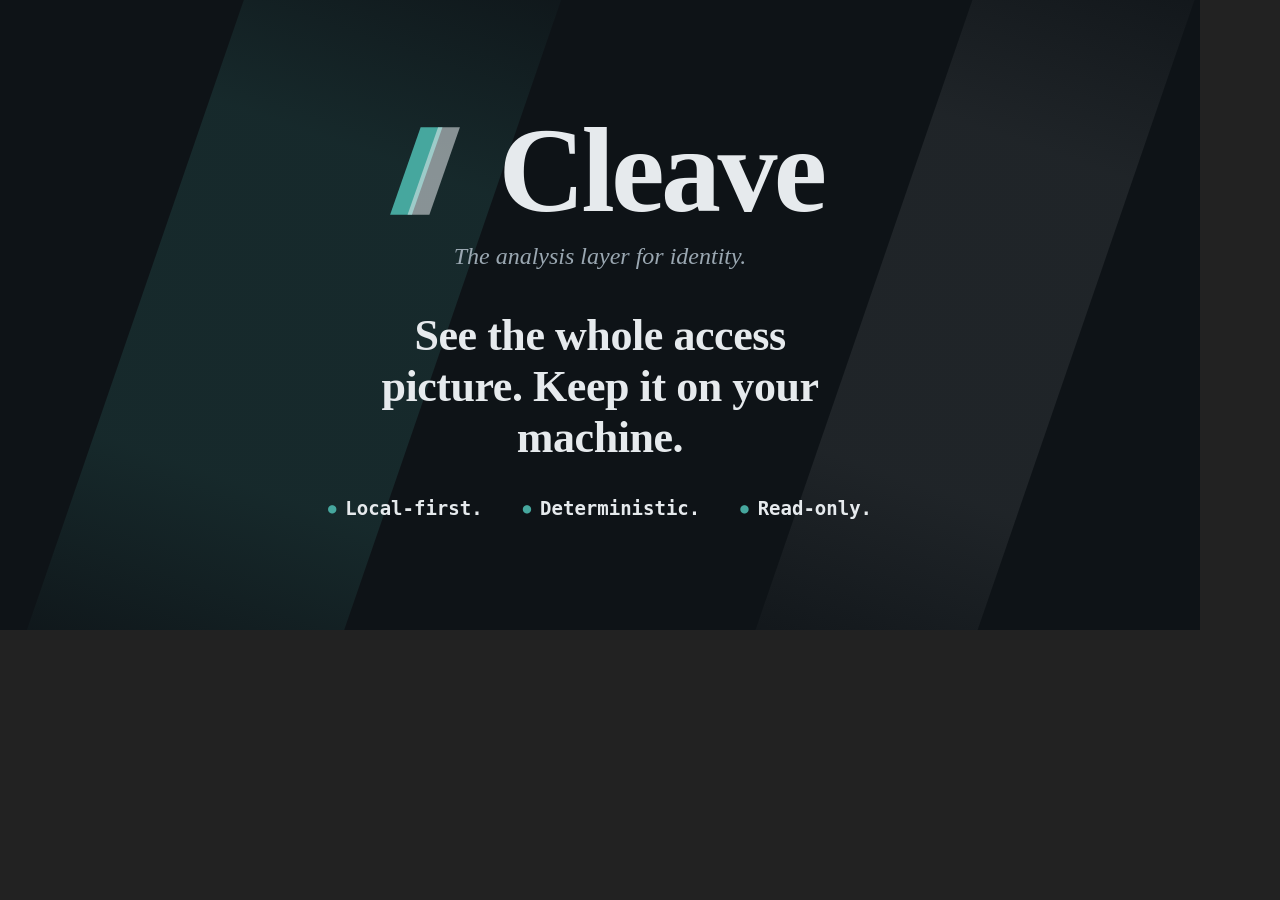
<file: site/_og-template.html>
<!doctype html>
<html lang="en">
<head>
<meta charset="utf-8" />
<title>og card source</title>
<!--
  Source for og.png, the 1200x630 social preview card. Not published (see
  .assetsignore). Regenerate by screenshotting #card at exactly 1200x630.
  Kept in the repo so the card can be rebuilt when the headline changes,
  rather than being an orphan binary nobody can reproduce.
-->
<style>
  :root {
    --ink: #e6eaed;
    --ink-2: #9aa7b1;
    --ground: #0e1317;
    --accent: #46a79e;
    --serif: Georgia, "Iowan Old Style", "Times New Roman", serif;
    --mono: ui-monospace, "SF Mono", SFMono-Regular, "JetBrains Mono", Menlo, Consolas, monospace;
  }
  * { box-sizing: border-box; }
  body { margin: 0; background: #222; }
  #card {
    position: relative;
    width: 1200px;
    height: 630px;
    overflow: hidden;
    background: var(--ground);
    color: var(--ink);
    font-family: var(--mono);
    display: flex;
    flex-direction: column;
    align-items: center;
    justify-content: center;
    text-align: center;
  }
  /* the mark's cleft geometry, same 19deg as everywhere else */
  .band { position: absolute; top: -20%; height: 140%; transform: rotate(19deg); }
  .band-a {
    left: 12%; width: 300px;
    background: linear-gradient(to bottom, transparent,
      color-mix(in oklab, var(--accent) 15%, transparent) 30%,
      color-mix(in oklab, var(--accent) 15%, transparent) 70%, transparent);
  }
  .band-b {
    right: 10%; width: 210px;
    background: linear-gradient(to bottom, transparent,
      color-mix(in oklab, var(--ink) 8%, transparent) 30%,
      color-mix(in oklab, var(--ink) 8%, transparent) 70%, transparent);
  }
  .in { position: relative; padding: 0 70px; }
  .identity { display: flex; align-items: center; justify-content: center; gap: 26px; margin-bottom: 12px; }
  .word { font-family: var(--serif); font-weight: 700; font-size: 120px; line-height: 1; letter-spacing: -0.03em; }
  .tag { font-family: var(--serif); font-style: italic; font-size: 24px; color: var(--ink-2); margin-bottom: 40px; }
  .hed { font-family: var(--serif); font-weight: 700; font-size: 44px; line-height: 1.16; letter-spacing: -0.01em; margin: 0 auto 34px; max-width: 20ch; }
  .claims { display: flex; justify-content: center; gap: 40px; font-size: 19px; color: var(--ink-2); }
  .claims b { color: var(--ink); font-weight: 600; }
  .dot { color: var(--accent); margin-right: 9px; font-size: 14px; vertical-align: 2px; }
</style>
</head>
<body>
<div id="card">
  <span class="band band-a"></span>
  <span class="band band-b"></span>
  <div class="in">
    <div class="identity">
      <svg width="96" height="96" viewBox="0 0 22 22" aria-hidden="true">
        <path d="M10 1 L3 21 L8 21 L15 1 Z" fill="#46a79e" />
        <path d="M14 1 L19 1 L12 21 L7 21 Z" fill="#e6eaed" opacity=".55" />
      </svg>
      <span class="word">Cleave</span>
    </div>
    <div class="tag">The analysis layer for identity.</div>
    <h1 class="hed">See the whole access picture. Keep it on your machine.</h1>
    <div class="claims">
      <span><span class="dot">&#9679;</span><b>Local-first.</b></span>
      <span><span class="dot">&#9679;</span><b>Deterministic.</b></span>
      <span><span class="dot">&#9679;</span><b>Read-only.</b></span>
    </div>
  </div>
</div>
</body>
</html>
</file>
